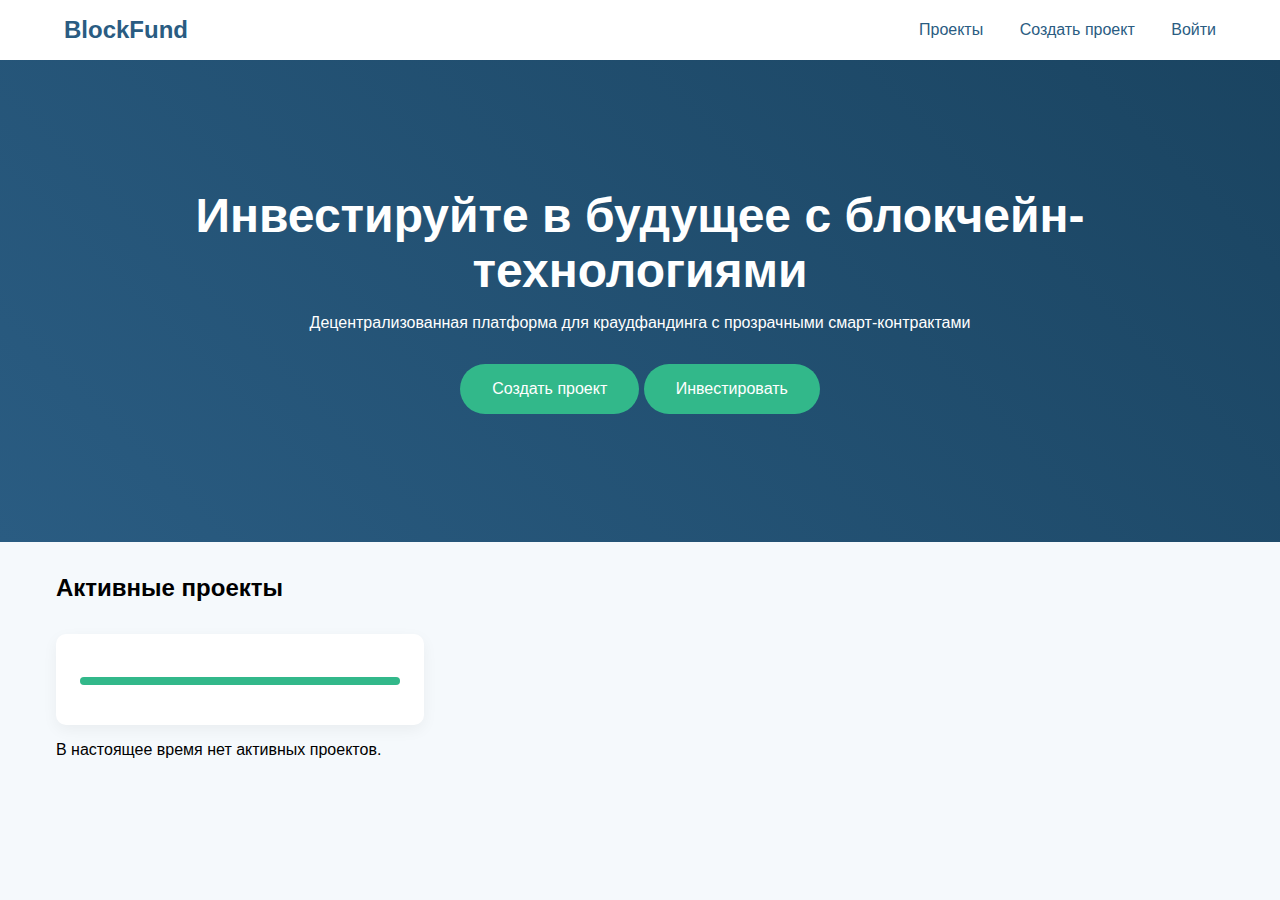
<file: src/main/resources/static/index.html>
<!DOCTYPE HTML>
<html xmlns:th="http://www.thymeleaf.org">
<head>
    <title>Главная страница</title>
    <link th:href="@{/css/styles.css}" rel="stylesheet" />
    <meta http-equiv="Content-Type" content="text/html; charset=UTF-8" />
    <title>BlockFund - Blockchain Crowdfunding</title>
    <style>/* Общие стили */
:root {
    --primary: #2A5C82;
    --secondary: #32B88A;
    --background: #F5F9FC;
}

* {
    box-sizing: border-box;
    font-family: 'Segoe UI', sans-serif;
}

body {
    margin: 0;
    background: var(--background);
}

.navbar {
    background: white;
    padding: 1rem 5%;
    box-shadow: 0 2px 10px rgba(0,0,0,0.1);
    display: flex;
    justify-content: space-between;
    align-items: center;
}

.logo {
    font-size: 1.5rem;
    color: var(--primary);
    font-weight: bold;
    text-decoration: none;
}

.nav-links a {
    margin-left: 2rem;
    text-decoration: none;
    color: var(--primary);
    transition: 0.3s;
}

.nav-links a:hover {
    color: var(--secondary);
}

.container {
    max-width: 1200px;
    margin: 2rem auto;
    padding: 0 1rem;
}

/* Главная страница */
.hero {
    text-align: center;
    padding: 6rem 0;
    background: linear-gradient(45deg, var(--primary), #1A4461);
    color: white;
}

.hero h1 {
    font-size: 3rem;
    margin-bottom: 1rem;
}

.cta-button {
    background: var(--secondary);
    color: white;
    padding: 1rem 2rem;
    border-radius: 50px;
    text-decoration: none;
    display: inline-block;
    margin-top: 1rem;
    transition: 0.3s;
}

.cta-button:hover {
    transform: translateY(-3px);
    box-shadow: 0 5px 15px rgba(50,184,138,0.3);
}

/* Форма регистрации/авторизации */
.auth-form {
    max-width: 400px;
    margin: 3rem auto;
    background: white;
    padding: 2rem;
    border-radius: 10px;
    box-shadow: 0 5px 20px rgba(0,0,0,0.1);
}

.auth-form h2 {
    margin-top: 0;
    color: var(--primary);
}

.form-group {
    margin-bottom: 1.5rem;
}

input {
    width: 100%;
    padding: 0.8rem;
    border: 1px solid #ddd;
    border-radius: 5px;
    font-size: 1rem;
}

button[type="submit"] {
    width: 100%;
    padding: 1rem;
    background: var(--primary);
    color: white;
    border: none;
    border-radius: 5px;
    cursor: pointer;
    font-size: 1rem;
}

/* Страница проектов */
.projects-grid {
    display: grid;
    grid-template-columns: repeat(auto-fill, minmax(300px, 1fr));
    gap: 2rem;
    margin-top: 2rem;
}

.project-card {
    background: white;
    border-radius: 10px;
    padding: 1.5rem;
    box-shadow: 0 5px 15px rgba(0,0,0,0.05);
    transition: 0.3s;
}

.project-card:hover {
    transform: translateY(-5px);
}

.progress-bar {
    height: 8px;
    background: #eee;
    border-radius: 4px;
    margin: 1rem 0;
}

.progress {
    height: 100%;
    background: var(--secondary);
    border-radius: 4px;
    transition: 0.3s;
}

/* Форма создания проекта */
.project-form {
    max-width: 800px;
    margin: 2rem auto;
    background: white;
    padding: 2rem;
    border-radius: 10px;
}

.form-row {
    display: flex;
    gap: 2rem;
    margin-bottom: 1.5rem;
}

.form-column {
    flex: 1;
}

textarea {
    width: 100%;
    height: 150px;
    padding: 1rem;
    border: 1px solid #ddd;
    border-radius: 5px;
}</style>
</head>
<body>
<!-- Навигация (общая для всех страниц) -->
<nav class="navbar">
    <a href="/home" class="logo">BlockFund</a>
    <div class="nav-links">
        <a href="#projects">Проекты</a>
        <a href="/login">Создать проект</a>
        <a href="/login">Войти</a>
    </div>
</nav>

<!-- Главная страница -->
<section class="hero">
    <div class="container">
        <h1>Инвестируйте в будущее с блокчейн-технологиями</h1>
        <p>Децентрализованная платформа для краудфандинга с прозрачными смарт-контрактами</p>
        <a href="/login" class="cta-button">Создать проект</a>
        <a href="#projects" class="cta-button">Инвестировать</a>
    </div>
</section>
<!-- Страница проектов -->
<div class="container" id="projects">
    <h2>Активные проекты</h2>
    <div class="projects-grid" th:if="${not #lists.isEmpty(projects)}">
        <div class="project-card" th:each="project : ${projects}">
            <h3 th:text="${project.projName}"></h3>
            <p th:text="${project.description}"></p>
            <div class="progress-bar">
                <div class="progress" th:style="'width:' + ${(project.collected_amount / project.target_amount) * 100} + '%'"></div>
            </div>
            <div style="display: flex; justify-content: space-between;">
                <span th:text="${#numbers.formatDecimal((project.collected_amount / project.target_amount) * 100, 1, 1)} + '%'"></span>
                <span th:text="'Осталось ' + ${T(java.time.temporal.ChronoUnit).DAYS.between(T(java.time.LocalDate).now(), T(java.time.LocalDate).ofInstant(project.dateEnd.toInstant(), T(java.time.ZoneId).systemDefault()))} + ' дней'"></span>
            </div>
        </div>
    </div>
    <div th:if="${#lists.isEmpty(projects)}">
        <p>В настоящее время нет активных проектов.</p>
    </div>
</div>
</body>
</html>
</file>
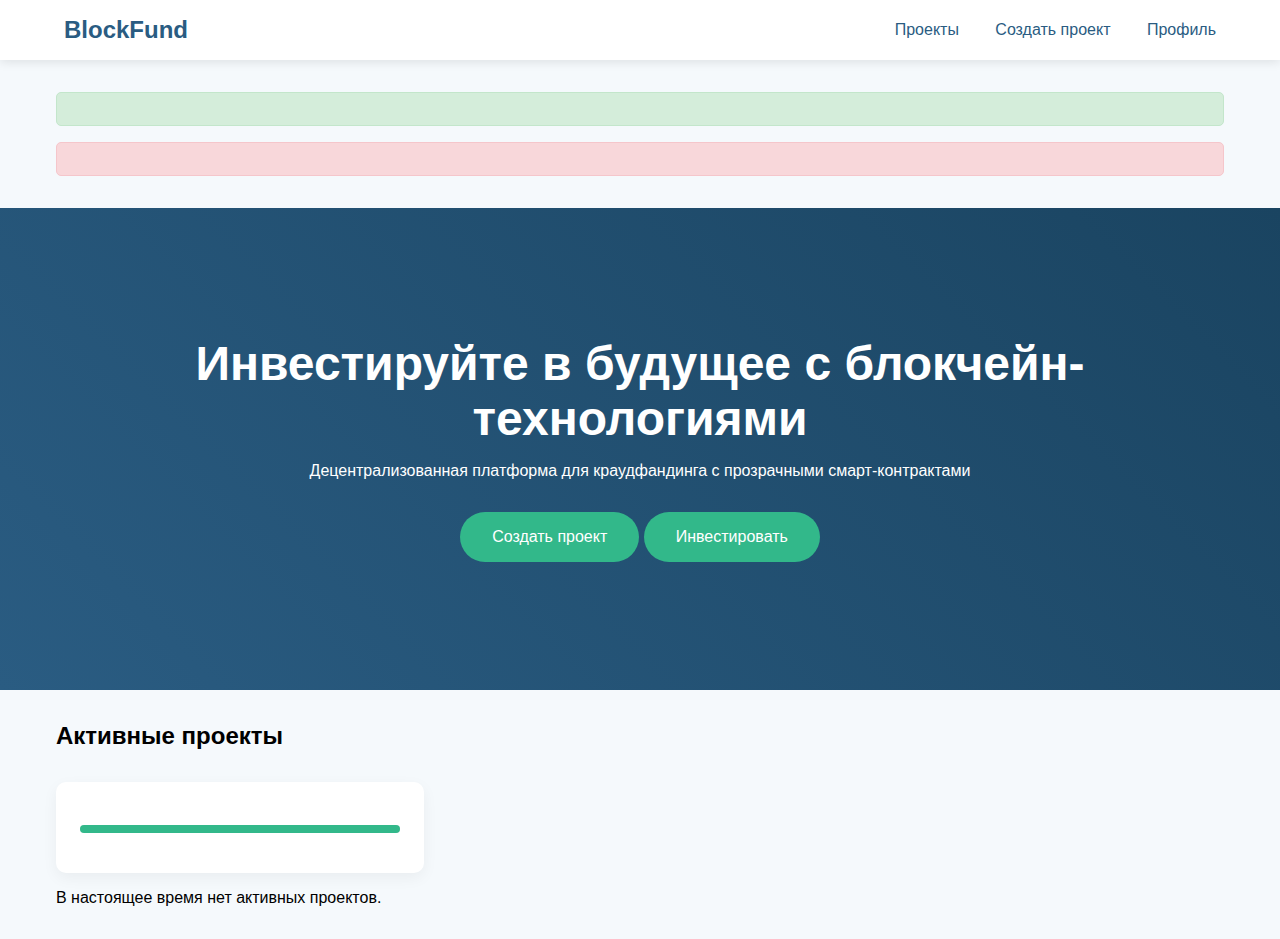
<file: src/main/resources/templates/authIndex.html>
<!DOCTYPE HTML>
<html xmlns:th="http://www.thymeleaf.org">
<head>
    <title>Главная страница</title>
    <link th:href="@{/css/styles.css}" rel="stylesheet" />
    <meta http-equiv="Content-Type" content="text/html; charset=UTF-8" />
    <title>BlockFund - Blockchain Crowdfunding</title>
    <style>/* Общие стили */
:root {
    --primary: #2A5C82;
    --secondary: #32B88A;
    --background: #F5F9FC;
}

* {
    box-sizing: border-box;
    font-family: 'Segoe UI', sans-serif;
}

body {
    margin: 0;
    background: var(--background);
}

.navbar {
    background: white;
    padding: 1rem 5%;
    box-shadow: 0 2px 10px rgba(0,0,0,0.1);
    display: flex;
    justify-content: space-between;
    align-items: center;
}

.logo {
    font-size: 1.5rem;
    color: var(--primary);
    font-weight: bold;
    text-decoration: none;
}

.nav-links a {
    margin-left: 2rem;
    text-decoration: none;
    color: var(--primary);
    transition: 0.3s;
}

.nav-links a:hover {
    color: var(--secondary);
}

.container {
    max-width: 1200px;
    margin: 2rem auto;
    padding: 0 1rem;
}

/* Главная страница */
.hero {
    text-align: center;
    padding: 6rem 0;
    background: linear-gradient(45deg, var(--primary), #1A4461);
    color: white;
}

.hero h1 {
    font-size: 3rem;
    margin-bottom: 1rem;
}

.cta-button {
    background: var(--secondary);
    color: white;
    padding: 1rem 2rem;
    border-radius: 50px;
    text-decoration: none;
    display: inline-block;
    margin-top: 1rem;
    transition: 0.3s;
}

.cta-button:hover {
    transform: translateY(-3px);
    box-shadow: 0 5px 15px rgba(50,184,138,0.3);
}

/* Форма регистрации/авторизации */
.auth-form {
    max-width: 400px;
    margin: 3rem auto;
    background: white;
    padding: 2rem;
    border-radius: 10px;
    box-shadow: 0 5px 20px rgba(0,0,0,0.1);
}

.auth-form h2 {
    margin-top: 0;
    color: var(--primary);
}

.form-group {
    margin-bottom: 1.5rem;
}

input {
    width: 100%;
    padding: 0.8rem;
    border: 1px solid #ddd;
    border-radius: 5px;
    font-size: 1rem;
}

button[type="submit"] {
    width: 100%;
    padding: 1rem;
    background: var(--primary);
    color: white;
    border: none;
    border-radius: 5px;
    cursor: pointer;
    font-size: 1rem;
}

/* Страница проектов */
.projects-grid {
    display: grid;
    grid-template-columns: repeat(auto-fill, minmax(300px, 1fr));
    gap: 2rem;
    margin-top: 2rem;
}

.project-card {
    background: white;
    border-radius: 10px;
    padding: 1.5rem;
    box-shadow: 0 5px 15px rgba(0,0,0,0.05);
    transition: 0.3s;
}

.project-card:hover {
    transform: translateY(-5px);
}

.progress-bar {
    height: 8px;
    background: #eee;
    border-radius: 4px;
    margin: 1rem 0;
}

.progress {
    height: 100%;
    background: var(--secondary);
    border-radius: 4px;
    transition: 0.3s;
}

/* Форма создания проекта */
.project-form {
    max-width: 800px;
    margin: 2rem auto;
    background: white;
    padding: 2rem;
    border-radius: 10px;
}

.form-row {
    display: flex;
    gap: 2rem;
    margin-bottom: 1.5rem;
}

.form-column {
    flex: 1;
}

textarea {
    width: 100%;
    height: 150px;
    padding: 1rem;
    border: 1px solid #ddd;
    border-radius: 5px;
}
.project-card-link {
        text-decoration: none;
        color: inherit;
    }

    .project-card-link:hover .project-card {
        transform: translateY(-5px);
        box-shadow: 0 10px 20px rgba(0,0,0,0.1);
    }
/* Стили для уведомлений */
.alert {
    padding: 1rem;
    border-radius: 5px;
    margin: 1rem 0;
}

.alert-success {
    background: #d4edda;
    color: #155724;
    border: 1px solid #c3e6cb;
}

.alert-danger {
    background: #f8d7da;
    color: #721c24;
    border: 1px solid #f5c6cb;
}

.transaction-link {
    color: #155724;
    text-decoration: underline;
    margin-left: 0.5rem;
}
</style>
</head>
<body>
<!-- Навигация (общая для всех страниц) -->
<nav class="navbar">
    <a href="/authIndex" class="logo">BlockFund</a>
    <div class="nav-links">
        <a href="#projects">Проекты</a>
        <a href="/create">Создать проект</a>
        <a href="/login">Профиль</a>
    </div>
</nav>
<!-- Блок для отображения сообщений -->
<div class="container" th:if="${success != null or error != null}">
    <div class="alert alert-success" th:if="${success}" style="background: #d4edda; color: #155724; padding: 1rem; border-radius: 5px; margin: 1rem 0;">
        <span th:text="${success}"></span>
    </div>
    <div class="alert alert-danger" th:if="${error}" style="background: #f8d7da; color: #721c24; padding: 1rem; border-radius: 5px; margin: 1rem 0;">
        <span th:text="${error}"></span>
    </div>
</div>

<!-- Главная страница -->
<section class="hero">
    <div class="container">
        <h1>Инвестируйте в будущее с блокчейн-технологиями</h1>
        <p>Децентрализованная платформа для краудфандинга с прозрачными смарт-контрактами</p>
        <a href="/create" class="cta-button">Создать проект</a>
        <a href="#projects" class="cta-button">Инвестировать</a>
    </div>
</section>
<!-- Страница проектов -->
<div class="container" id="projects">
    <h2>Активные проекты</h2>
    <div class="projects-grid" th:if="${not #lists.isEmpty(projects)}">
        <a th:href="@{/project/{id}/invest(id=${project.id})}"
           th:each="project : ${projects}"
           class="project-card-link">
            <div class="project-card" th:each="project : ${projects}">
                <h3 th:text="${project.projName}"></h3>
                <p th:text="${project.description}"></p>
                <div class="progress-bar">
                    <div class="progress" th:style="'width:' + ${(project.collected_amount / project.target_amount) * 100} + '%'"></div>
                </div>
                <div style="display: flex; justify-content: space-between;">
                    <span th:text="${#numbers.formatDecimal((project.collected_amount / project.target_amount) * 100, 1, 1)} + '%'"></span>
                    <span th:text="'Осталось ' + ${T(java.time.temporal.ChronoUnit).DAYS.between(T(java.time.LocalDate).now(), T(java.time.LocalDate).ofInstant(project.dateEnd.toInstant(), T(java.time.ZoneId).systemDefault()))} + ' дней'"></span>
                </div>
            </div>
        </a>
    </div>
    <div th:if="${#lists.isEmpty(projects)}">
        <p>В настоящее время нет активных проектов.</p>
    </div>
</div>
</body>
</html>
</file>
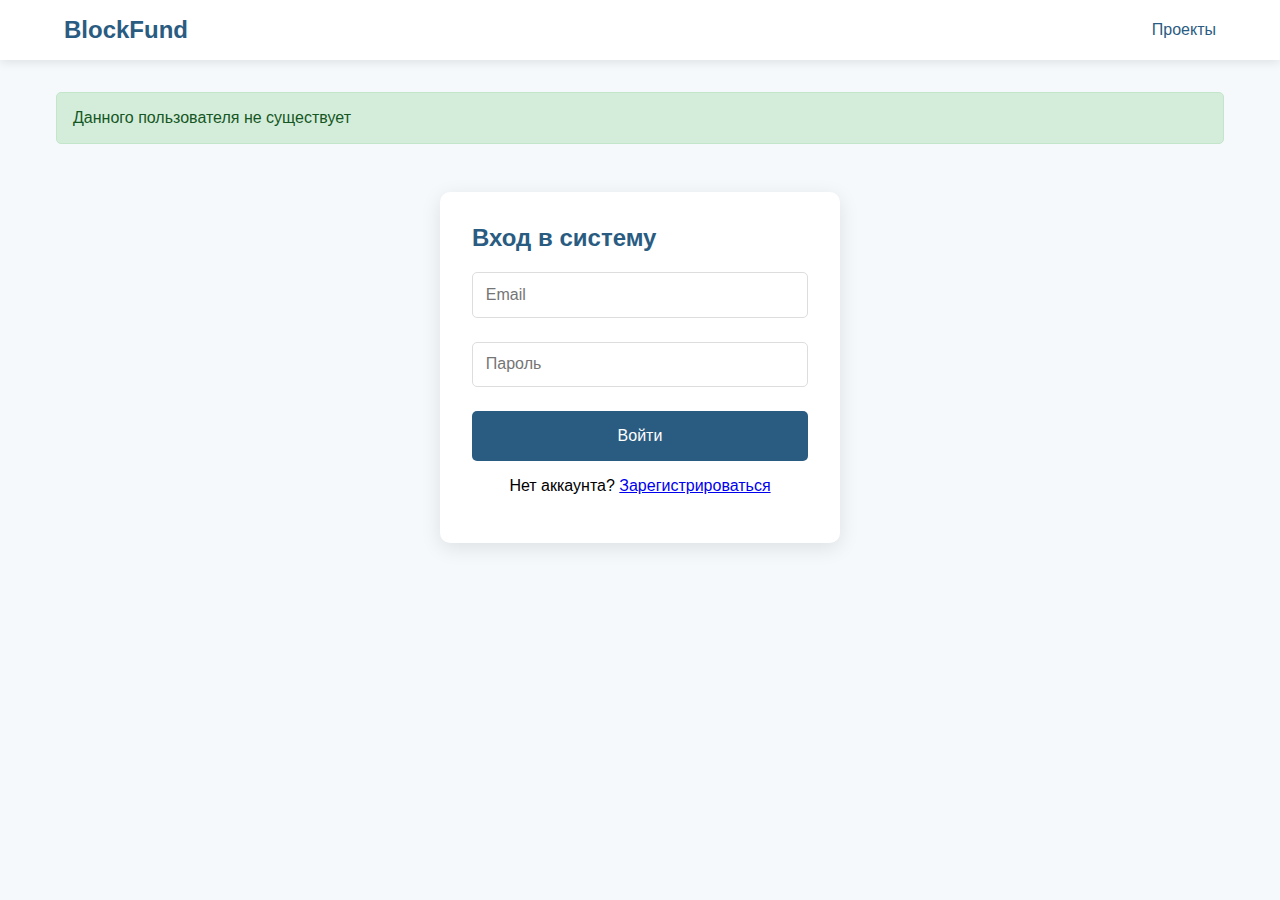
<file: src/main/resources/templates/authPage.html>
<!DOCTYPE HTML>
<html xmlns:th="http://www.thymeleaf.org">
<head>
    <title>Авторизация</title>
    <link th:href="@{/css/styles.css}" rel="stylesheet" />
    <meta http-equiv="Content-Type" content="text/html; charset=UTF-8" />
    <title>BlockFund - Blockchain Crowdfunding</title>
    <style>/* Общие стили */
:root {
    --primary: #2A5C82;
    --secondary: #32B88A;
    --background: #F5F9FC;
}

* {
    box-sizing: border-box;
    font-family: 'Segoe UI', sans-serif;
}

body {
    margin: 0;
    background: var(--background);
}

.navbar {
    background: white;
    padding: 1rem 5%;
    box-shadow: 0 2px 10px rgba(0,0,0,0.1);
    display: flex;
    justify-content: space-between;
    align-items: center;
}

.logo {
    font-size: 1.5rem;
    color: var(--primary);
    font-weight: bold;
    text-decoration: none;
}

.nav-links a {
    margin-left: 2rem;
    text-decoration: none;
    color: var(--primary);
    transition: 0.3s;
}

.nav-links a:hover {
    color: var(--secondary);
}

.container {
    max-width: 1200px;
    margin: 2rem auto;
    padding: 0 1rem;
}

/* Главная страница */
.hero {
    text-align: center;
    padding: 6rem 0;
    background: linear-gradient(45deg, var(--primary), #1A4461);
    color: white;
}

.hero h1 {
    font-size: 3rem;
    margin-bottom: 1rem;
}

.cta-button {
    background: var(--secondary);
    color: white;
    padding: 1rem 2rem;
    border-radius: 50px;
    text-decoration: none;
    display: inline-block;
    margin-top: 1rem;
    transition: 0.3s;
}

.cta-button:hover {
    transform: translateY(-3px);
    box-shadow: 0 5px 15px rgba(50,184,138,0.3);
}

/* Форма регистрации/авторизации */
.auth-form {
    max-width: 400px;
    margin: 3rem auto;
    background: white;
    padding: 2rem;
    border-radius: 10px;
    box-shadow: 0 5px 20px rgba(0,0,0,0.1);
}

.auth-form h2 {
    margin-top: 0;
    color: var(--primary);
}

.form-group {
    margin-bottom: 1.5rem;
}

input {
    width: 100%;
    padding: 0.8rem;
    border: 1px solid #ddd;
    border-radius: 5px;
    font-size: 1rem;
}

button[type="submit"] {
    width: 100%;
    padding: 1rem;
    background: var(--primary);
    color: white;
    border: none;
    border-radius: 5px;
    cursor: pointer;
    font-size: 1rem;
}

/* Страница проектов */
.projects-grid {
    display: grid;
    grid-template-columns: repeat(auto-fill, minmax(300px, 1fr));
    gap: 2rem;
    margin-top: 2rem;
}

.project-card {
    background: white;
    border-radius: 10px;
    padding: 1.5rem;
    box-shadow: 0 5px 15px rgba(0,0,0,0.05);
    transition: 0.3s;
}

.project-card:hover {
    transform: translateY(-5px);
}

.progress-bar {
    height: 8px;
    background: #eee;
    border-radius: 4px;
    margin: 1rem 0;
}

.progress {
    height: 100%;
    background: var(--secondary);
    border-radius: 4px;
    transition: 0.3s;
}

/* Форма создания проекта */
.project-form {
    max-width: 800px;
    margin: 2rem auto;
    background: white;
    padding: 2rem;
    border-radius: 10px;
}

.form-row {
    display: flex;
    gap: 2rem;
    margin-bottom: 1.5rem;
}

.form-column {
    flex: 1;
}

textarea {
    width: 100%;
    height: 150px;
    padding: 1rem;
    border: 1px solid #ddd;
    border-radius: 5px;
}
/* Стили для уведомлений */
.alert {
    padding: 1rem;
    border-radius: 5px;
    margin: 1rem 0;
}

.alert-success {
    background: #d4edda;
    color: #155724;
    border: 1px solid #c3e6cb;
}

.alert-danger {
    background: #f8d7da;
    color: #721c24;
    border: 1px solid #f5c6cb;
}</style>
</head>
<body>
<!-- Навигация (общая для всех страниц) -->
<nav class="navbar">
    <a href="/authIndex" class="logo">BlockFund</a>
    <div class="nav-links">
        <a href="/authIndex#projects">Проекты</a>
    </div>
</nav>
<!-- Блок для отображения сообщений -->
<div class="container" th:if="${message}">
    <div class="alert alert-success" th:if="${message}" style="background: #d4edda; color: #155724; padding: 1rem; border-radius: 5px; margin: 1rem 0;">
        <span>Данного пользователя не существует</span>
    </div>
</div>

<!-- Страница авторизации -->
<div class="container" id="login">
    <div class="auth-form">
        <h2>Вход в систему</h2>
        <form action="/addUser" method="post">
            <div class="form-group">
                <input type="email" name="username" placeholder="Email" required>
            </div>
            <div class="form-group">
                <input type="password" name="password" placeholder="Пароль" required>
            </div>
            <button type="submit">Войти</button>
        </form>
        <p style="text-align: center; margin-top: 1rem;">
            Нет аккаунта? <a href="/register">Зарегистрироваться</a>
        </p>
    </div>
</div>
</body>
</html>
</file>
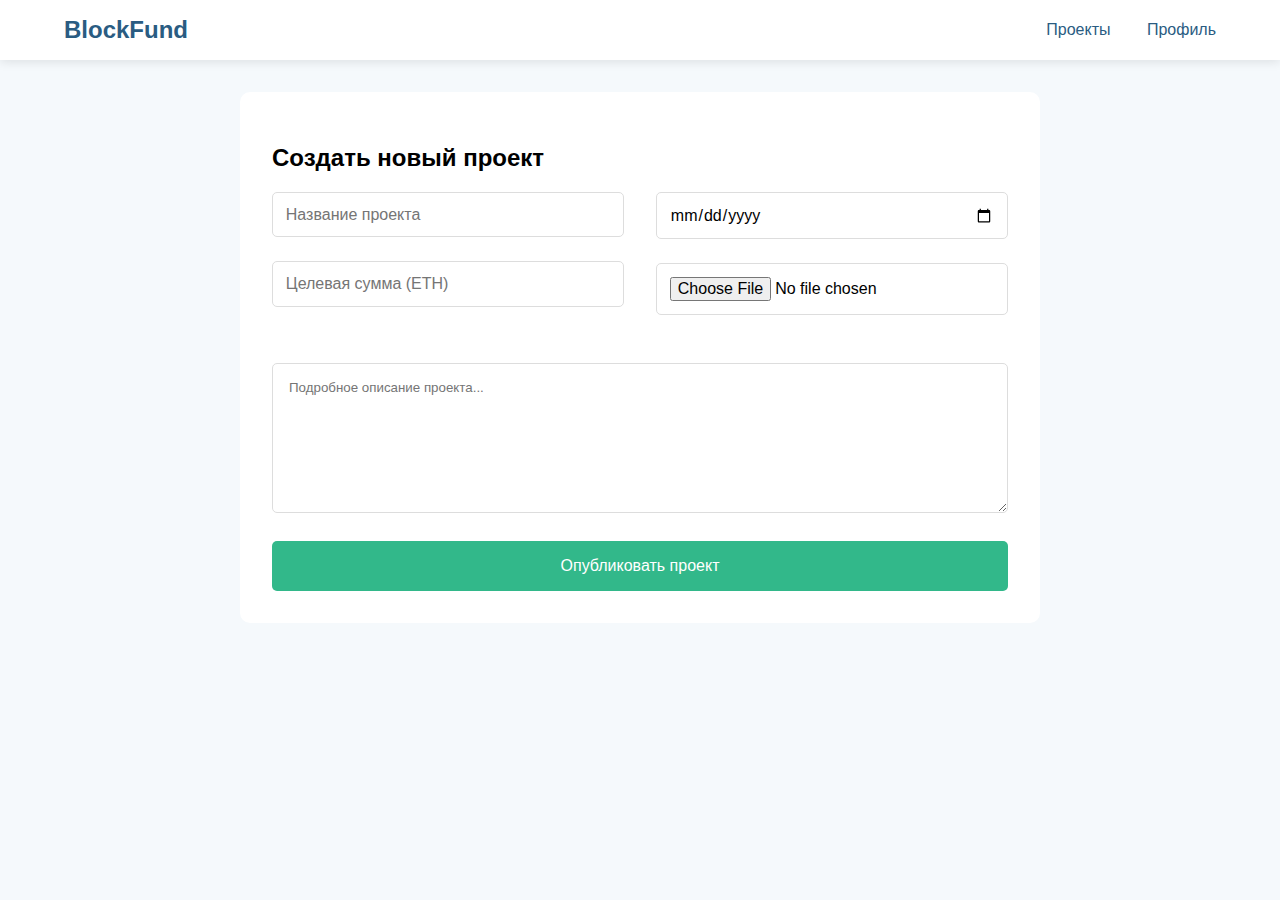
<file: src/main/resources/templates/createProj.html>
<!DOCTYPE html>
<html lang="en">
<!DOCTYPE HTML>
<html xmlns:th="http://www.thymeleaf.org">
<head>
    <title>Создание проекта</title>
    <link th:href="@{/css/styles.css}" rel="stylesheet" />
    <meta http-equiv="Content-Type" content="text/html; charset=UTF-8" />
    <title>BlockFund - Blockchain Crowdfunding</title>
    <style>/* Общие стили */
:root {
    --primary: #2A5C82;
    --secondary: #32B88A;
    --background: #F5F9FC;
}

* {
    box-sizing: border-box;
    font-family: 'Segoe UI', sans-serif;
}

body {
    margin: 0;
    background: var(--background);
}

.navbar {
    background: white;
    padding: 1rem 5%;
    box-shadow: 0 2px 10px rgba(0,0,0,0.1);
    display: flex;
    justify-content: space-between;
    align-items: center;
}

.logo {
    font-size: 1.5rem;
    color: var(--primary);
    font-weight: bold;
    text-decoration: none;
}

.nav-links a {
    margin-left: 2rem;
    text-decoration: none;
    color: var(--primary);
    transition: 0.3s;
}

.nav-links a:hover {
    color: var(--secondary);
}

.container {
    max-width: 1200px;
    margin: 2rem auto;
    padding: 0 1rem;
}

/* Главная страница */
.hero {
    text-align: center;
    padding: 6rem 0;
    background: linear-gradient(45deg, var(--primary), #1A4461);
    color: white;
}

.hero h1 {
    font-size: 3rem;
    margin-bottom: 1rem;
}

.cta-button {
    background: var(--secondary);
    color: white;
    padding: 1rem 2rem;
    border-radius: 50px;
    text-decoration: none;
    display: inline-block;
    margin-top: 1rem;
    transition: 0.3s;
}

.cta-button:hover {
    transform: translateY(-3px);
    box-shadow: 0 5px 15px rgba(50,184,138,0.3);
}

/* Форма регистрации/авторизации */
.auth-form {
    max-width: 400px;
    margin: 3rem auto;
    background: white;
    padding: 2rem;
    border-radius: 10px;
    box-shadow: 0 5px 20px rgba(0,0,0,0.1);
}

.auth-form h2 {
    margin-top: 0;
    color: var(--primary);
}

.form-group {
    margin-bottom: 1.5rem;
}

input {
    width: 100%;
    padding: 0.8rem;
    border: 1px solid #ddd;
    border-radius: 5px;
    font-size: 1rem;
}

button[type="submit"] {
    width: 100%;
    padding: 1rem;
    background: var(--primary);
    color: white;
    border: none;
    border-radius: 5px;
    cursor: pointer;
    font-size: 1rem;
}

/* Страница проектов */
.projects-grid {
    display: grid;
    grid-template-columns: repeat(auto-fill, minmax(300px, 1fr));
    gap: 2rem;
    margin-top: 2rem;
}

.project-card {
    background: white;
    border-radius: 10px;
    padding: 1.5rem;
    box-shadow: 0 5px 15px rgba(0,0,0,0.05);
    transition: 0.3s;
}

.project-card:hover {
    transform: translateY(-5px);
}

.progress-bar {
    height: 8px;
    background: #eee;
    border-radius: 4px;
    margin: 1rem 0;
}

.progress {
    height: 100%;
    background: var(--secondary);
    border-radius: 4px;
    transition: 0.3s;
}

/* Форма создания проекта */
.project-form {
    max-width: 800px;
    margin: 2rem auto;
    background: white;
    padding: 2rem;
    border-radius: 10px;
}

.form-row {
    display: flex;
    gap: 2rem;
    margin-bottom: 1.5rem;
}

.form-column {
    flex: 1;
}

textarea {
    width: 100%;
    height: 150px;
    padding: 1rem;
    border: 1px solid #ddd;
    border-radius: 5px;
}</style>
</head>
<body>
<!-- Навигация (общая для всех страниц) -->
<nav class="navbar">
    <a href="/authIndex" class="logo">BlockFund</a>
    <div class="nav-links">
        <a href="/authIndex#projects">Проекты</a>
        <a href="/login">Профиль</a>
    </div>
</nav>
<!-- Форма создания проекта -->
<div class="container" id="create">
    <div class="project-form">
        <h2>Создать новый проект</h2>
        <form action="/createProj" method="post">
            <div class="form-row">
                <div class="form-column">
                    <div class="form-group">
                        <input type="text" name="projName" placeholder="Название проекта" required>
                    </div>
                    <div class="form-group">
                        <input type="number" name="summa" placeholder="Целевая сумма (ETH)" required>
                    </div>
                </div>
                <div class="form-column">
                    <div class="form-group">
                        <input type="date" name="dateEnd" placeholder="Дата окончания" required>
                    </div>
                    <div class="form-group">
                        <input type="file" name="file" accept="image/*, video/*">
                    </div>
                </div>
            </div>
            <div class="form-group">
                <textarea name="description" placeholder="Подробное описание проекта..."></textarea>
            </div>
            <button type="submit" style="background: var(--secondary)">Опубликовать проект</button>
        </form>
    </div>
</div>
</body>
</html>
</file>
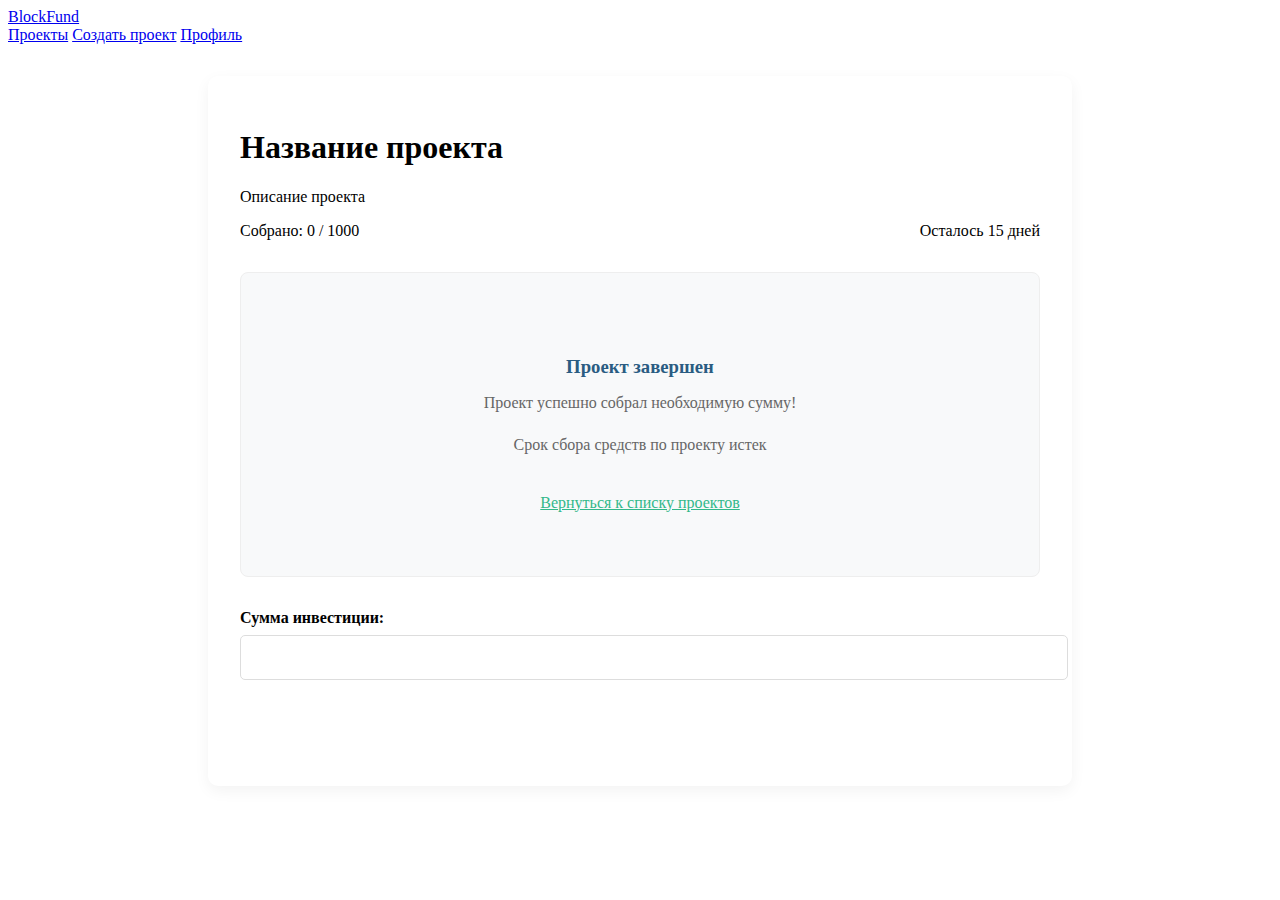
<file: src/main/resources/templates/invest.html>
<!DOCTYPE HTML>
<html xmlns:th="http://www.thymeleaf.org">
<head>
    <title>Инвестировать в проект</title>
    <link th:href="@{/css/styles.css}" rel="stylesheet" />
    <meta http-equiv="Content-Type" content="text/html; charset=UTF-8" />
    <style>
        .invest-container {
            max-width: 800px;
            margin: 2rem auto;
            padding: 2rem;
            background: white;
            border-radius: 10px;
            box-shadow: 0 5px 15px rgba(0,0,0,0.05);
        }

        .project-header {
            margin-bottom: 2rem;
        }

        .invest-form {
            margin-top: 2rem;
        }

        .form-group {
            margin-bottom: 1.5rem;
        }

        label {
            display: block;
            margin-bottom: 0.5rem;
            font-weight: bold;
        }

        input[type="number"] {
            width: 100%;
            padding: 0.8rem;
            border: 1px solid #ddd;
            border-radius: 5px;
            font-size: 1rem;
        }

        button[type="submit"] {
            background: var(--secondary);
            color: white;
            padding: 1rem 2rem;
            border: none;
            border-radius: 5px;
            cursor: pointer;
            font-size: 1rem;
            transition: 0.3s;
        }

        button[type="submit"]:hover {
            background: #2aa876;
        }
        .project-closed {
    margin-top: 2rem;
    text-align: center;
    padding: 2rem;
    background: #f8f9fa;
    border-radius: 8px;
    border: 1px solid #eee;
}

.project-closed h3 {
    color: var(--primary);
    margin-bottom: 1rem;
}

.project-closed p {
    color: #666;
    margin-bottom: 1.5rem;
}
    </style>
</head>
<body>
<nav class="navbar">
    <a href="/authIndex" class="logo">BlockFund</a>
    <div class="nav-links">
        <a href="/authIndex#projects">Проекты</a>
        <a href="/create">Создать проект</a>
        <a href="/login">Профиль</a>
    </div>
</nav>

<div class="invest-container">
    <div class="project-header">
        <h1 th:text="${project.projName}">Название проекта</h1>
        <p th:text="${project.description}">Описание проекта</p>
        <div class="progress-bar">
            <div class="progress" th:style="'width:' + ${(project.collected_amount / project.target_amount) * 100} + '%'"></div>
        </div>
        <div style="display: flex; justify-content: space-between; margin-top: 1rem;">
            <span>Собрано: <span th:text="${project.collected_amount} + ' / ' + ${project.target_amount}">0 / 1000</span></span>
            <span th:text="'Осталось ' + ${T(java.time.temporal.ChronoUnit).DAYS.between(T(java.time.LocalDate).now(), T(java.time.LocalDate).ofInstant(project.dateEnd.toInstant(), T(java.time.ZoneId).systemDefault()))} + ' дней'">Осталось 15 дней</span>
        </div>
    </div>

    <!-- Блок для закрытых проектов -->
    <div th:if="${isProjectClosed}" class="project-closed">
        <div style="text-align: center; padding: 2rem; background: #f8f9fa; border-radius: 8px;">
            <h3 style="color: #2A5C82;">Проект завершен</h3>
            <p th:if="${project.getCollected_amount() >= project.getTarget_amount()}">
                Проект успешно собрал необходимую сумму!
            </p>
            <p th:unless="${project.getCollected_amount() >= project.getTarget_amount()}">
                Срок сбора средств по проекту истек
            </p>
            <a href="/authIndex" style="display: inline-block; margin-top: 1rem; color: #32B88A;">
                Вернуться к списку проектов
            </a>
        </div>
    </div>

    <!-- Блок для активных проектов -->
    <div th:unless="${isProjectClosed}" class="invest-form">
        <form th:action="@{/project/{id}/invest(id=${project.id})}" method="post">
            <div class="form-group">
                <label for="amount">Сумма инвестиции:</label>
                <input type="number" id="amount" name="amount"
                       min="1"
                       th:attr="max=${project.target_amount - project.collected_amount}"
                       required>
            </div>
            <button type="submit">Инвестировать</button>
        </form>
    </div>
</div>
</body>
</html>
</file>
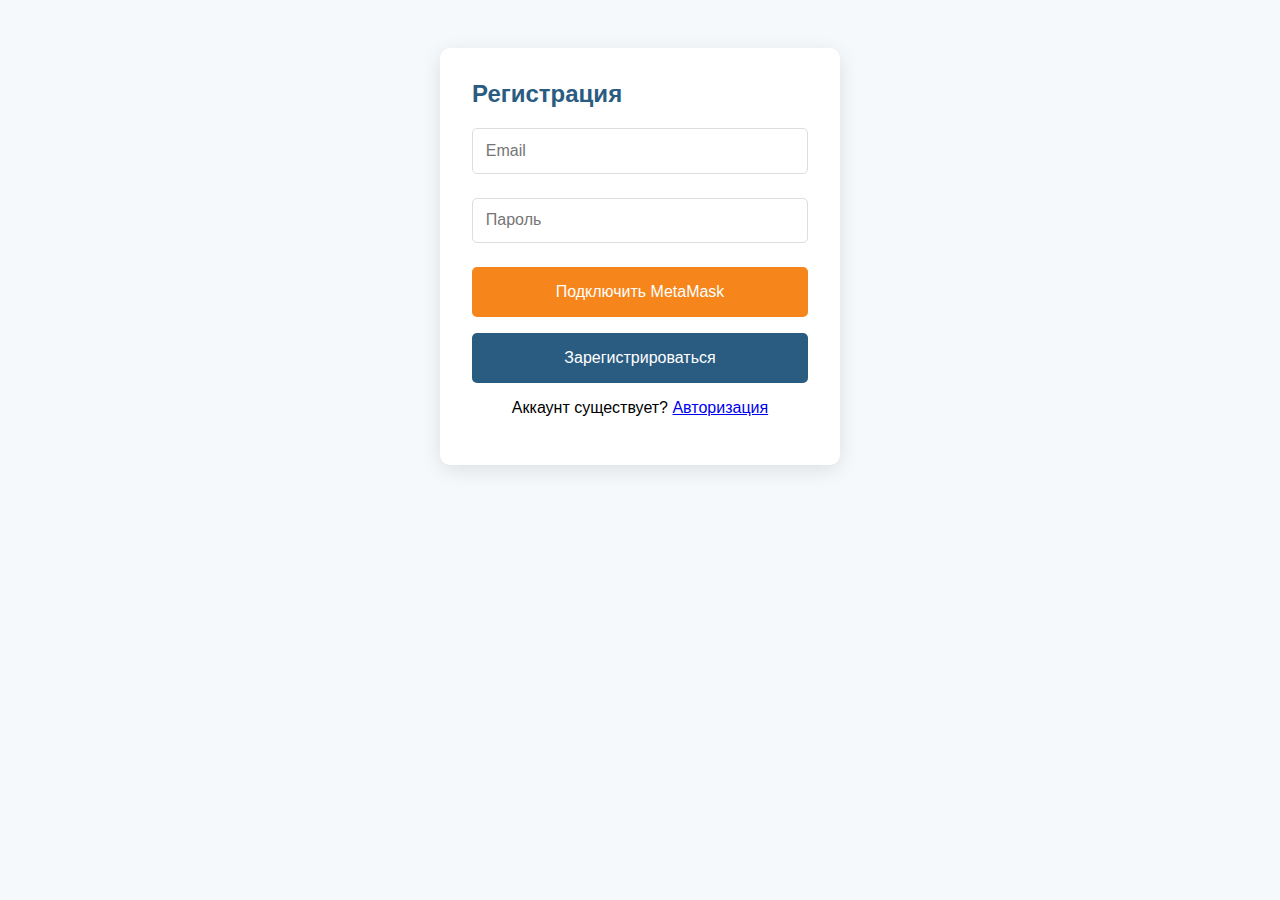
<file: src/main/resources/templates/regPage.html>
<!DOCTYPE HTML>
<html xmlns:th="http://www.thymeleaf.org">
<head>
    <title>Регистрация</title>
    <link th:href="@{/css/styles.css}" rel="stylesheet" />
    <meta http-equiv="Content-Type" content="text/html; charset=UTF-8" />
    <title>BlockFund - Blockchain Crowdfunding</title>
    <style>/* Общие стили */
:root {
    --primary: #2A5C82;
    --secondary: #32B88A;
    --background: #F5F9FC;
}

* {
    box-sizing: border-box;
    font-family: 'Segoe UI', sans-serif;
}

body {
    margin: 0;
    background: var(--background);
}

.navbar {
    background: white;
    padding: 1rem 5%;
    box-shadow: 0 2px 10px rgba(0,0,0,0.1);
    display: flex;
    justify-content: space-between;
    align-items: center;
}

.logo {
    font-size: 1.5rem;
    color: var(--primary);
    font-weight: bold;
    text-decoration: none;
}

.nav-links a {
    margin-left: 2rem;
    text-decoration: none;
    color: var(--primary);
    transition: 0.3s;
}

.nav-links a:hover {
    color: var(--secondary);
}

.container {
    max-width: 1200px;
    margin: 2rem auto;
    padding: 0 1rem;
}

/* Главная страница */
.hero {
    text-align: center;
    padding: 6rem 0;
    background: linear-gradient(45deg, var(--primary), #1A4461);
    color: white;
}

.hero h1 {
    font-size: 3rem;
    margin-bottom: 1rem;
}

.cta-button {
    background: var(--secondary);
    color: white;
    padding: 1rem 2rem;
    border-radius: 50px;
    text-decoration: none;
    display: inline-block;
    margin-top: 1rem;
    transition: 0.3s;
}

.cta-button:hover {
    transform: translateY(-3px);
    box-shadow: 0 5px 15px rgba(50,184,138,0.3);
}

/* Форма регистрации/авторизации */
.auth-form {
    max-width: 400px;
    margin: 3rem auto;
    background: white;
    padding: 2rem;
    border-radius: 10px;
    box-shadow: 0 5px 20px rgba(0,0,0,0.1);
}

.auth-form h2 {
    margin-top: 0;
    color: var(--primary);
}

.form-group {
    margin-bottom: 1.5rem;
}

input {
    width: 100%;
    padding: 0.8rem;
    border: 1px solid #ddd;
    border-radius: 5px;
    font-size: 1rem;
}

button[type="submit"] {
    width: 100%;
    padding: 1rem;
    background: var(--primary);
    color: white;
    border: none;
    border-radius: 5px;
    cursor: pointer;
    font-size: 1rem;
}

/* Страница проектов */
.projects-grid {
    display: grid;
    grid-template-columns: repeat(auto-fill, minmax(300px, 1fr));
    gap: 2rem;
    margin-top: 2rem;
}

.project-card {
    background: white;
    border-radius: 10px;
    padding: 1.5rem;
    box-shadow: 0 5px 15px rgba(0,0,0,0.05);
    transition: 0.3s;
}

.project-card:hover {
    transform: translateY(-5px);
}

.progress-bar {
    height: 8px;
    background: #eee;
    border-radius: 4px;
    margin: 1rem 0;
}

.progress {
    height: 100%;
    background: var(--secondary);
    border-radius: 4px;
    transition: 0.3s;
}

/* Форма создания проекта */
.project-form {
    max-width: 800px;
    margin: 2rem auto;
    background: white;
    padding: 2rem;
    border-radius: 10px;
}

.form-row {
    display: flex;
    gap: 2rem;
    margin-bottom: 1.5rem;
}

.form-column {
    flex: 1;
}

textarea {
    width: 100%;
    height: 150px;
    padding: 1rem;
    border: 1px solid #ddd;
    border-radius: 5px;
}
.wallet-btn {
    width: 100%;
    padding: 1rem;
    color: white;
    border: none;
    border-radius: 5px;
    cursor: pointer;
    font-size: 1rem;
    transition: background 0.3s;
}

.wallet-btn:hover {
    opacity: 0.9;
}

#walletAddressDisplay {
    font-family: monospace;
    background: #f5f5f5;
    padding: 2px 5px;
    border-radius: 3px;
}</style>
</head>
<body>
<!-- Навигация (общая для всех страниц) -->
<div class="container" id="register">
    <div class="auth-form">
        <h2>Регистрация</h2>
        <form id="registerForm" action="/createUser" method="post">
            <div class="form-group">
                <input type="email" name="username" placeholder="Email" required>
            </div>
            <div class="form-group">
                <input type="password" name="password" placeholder="Пароль" required>
            </div>
            <input type="hidden" name="walletAddress" id="walletAddress">

            <button type="button" id="connectWalletBtn" class="wallet-btn"
                    style="background: #f6851b; margin-bottom: 1rem;">
                Подключить MetaMask
            </button>

            <div id="walletInfo" style="display: none; margin-bottom: 1rem;">
                <p style="color: var(--primary); font-size: 0.9rem;">
                    Кошелек подключен: <span id="walletAddressDisplay"></span>
                </p>
            </div>

            <button type="submit">Зарегистрироваться</button>
        </form>
        <p style="text-align: center; margin-top: 1rem;">
            Аккаунт существует? <a href="/login">Авторизация</a>
        </p>
    </div>
</div>

<script>
        document.getElementById('connectWalletBtn').addEventListener('click', connectMetaMask);

        async function connectMetaMask() {
            if (typeof window.ethereum === 'undefined') {
                alert('Пожалуйста, установите MetaMask!');
                window.open('https://metamask.io/download.html', '_blank');
                return;
            }

            try {
                const accounts = await window.ethereum.request({
                    method: 'eth_requestAccounts'
                });

                if (accounts.length > 0) {
                    const address = accounts[0];
                    document.getElementById('walletAddress').value = address;
                    document.getElementById('walletAddressDisplay').textContent =
                        address.substring(0, 6) + '...' + address.substring(address.length - 4);
                    document.getElementById('walletInfo').style.display = 'block';
                    document.getElementById('connectWalletBtn').textContent = 'Кошелек подключен';
                    document.getElementById('connectWalletBtn').style.background = '#32B88A';

                    // Можно отправить адрес на сервер сразу
                    // await fetch('/connect-wallet?address=' + address);
                }
            } catch (error) {
                console.error('Error connecting MetaMask:', error);
                alert('Ошибка подключения MetaMask: ' + error.message);
            }
        }

        // Автоматическая проверка подключенного кошелька
        //window.addEventListener('load', async () => {
        //    if (typeof window.ethereum !== 'undefined') {
        //        const accounts = await window.ethereum.request({ method: 'eth_accounts' });
        //        if (accounts.length > 0) {
        //            connectMetaMask(); // Обновим UI если кошелек уже подключен
        //        }
        //    }
        //});
    </script>
</div>
</body>
</html>
</file>
